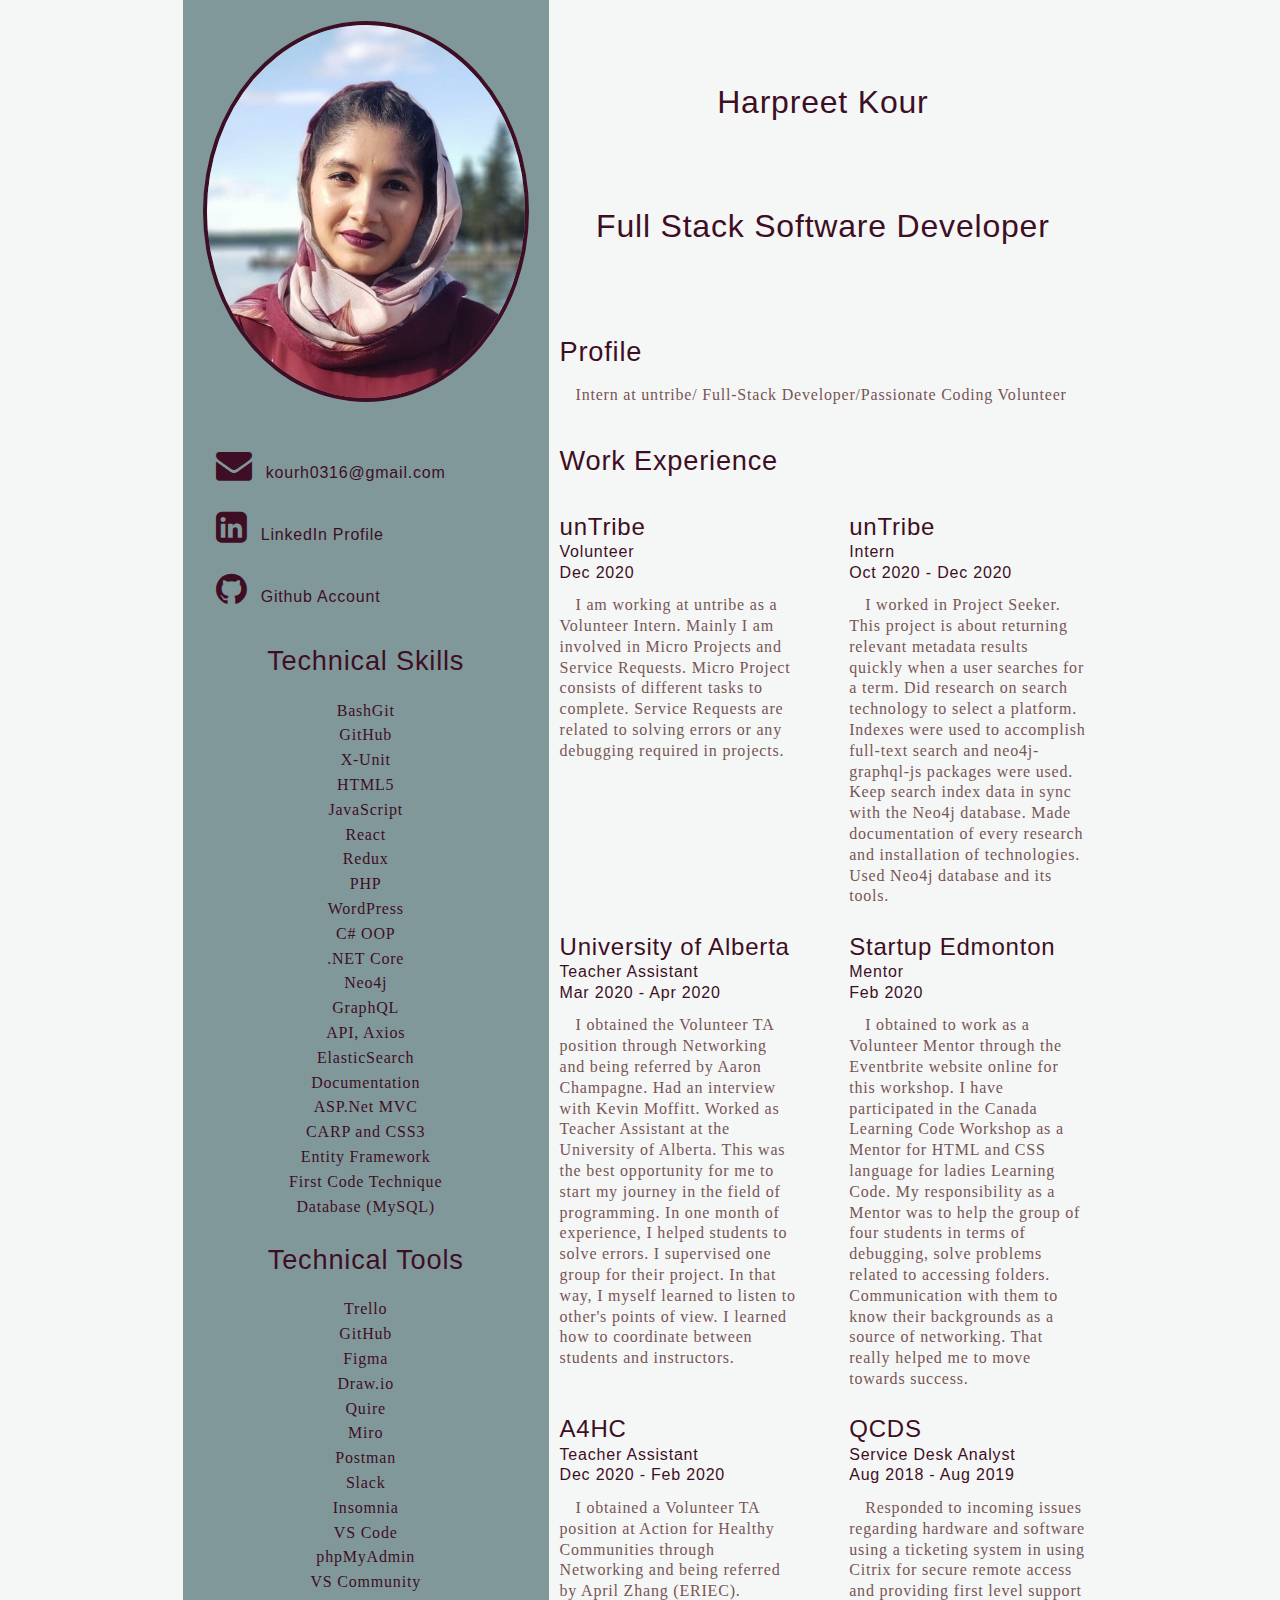
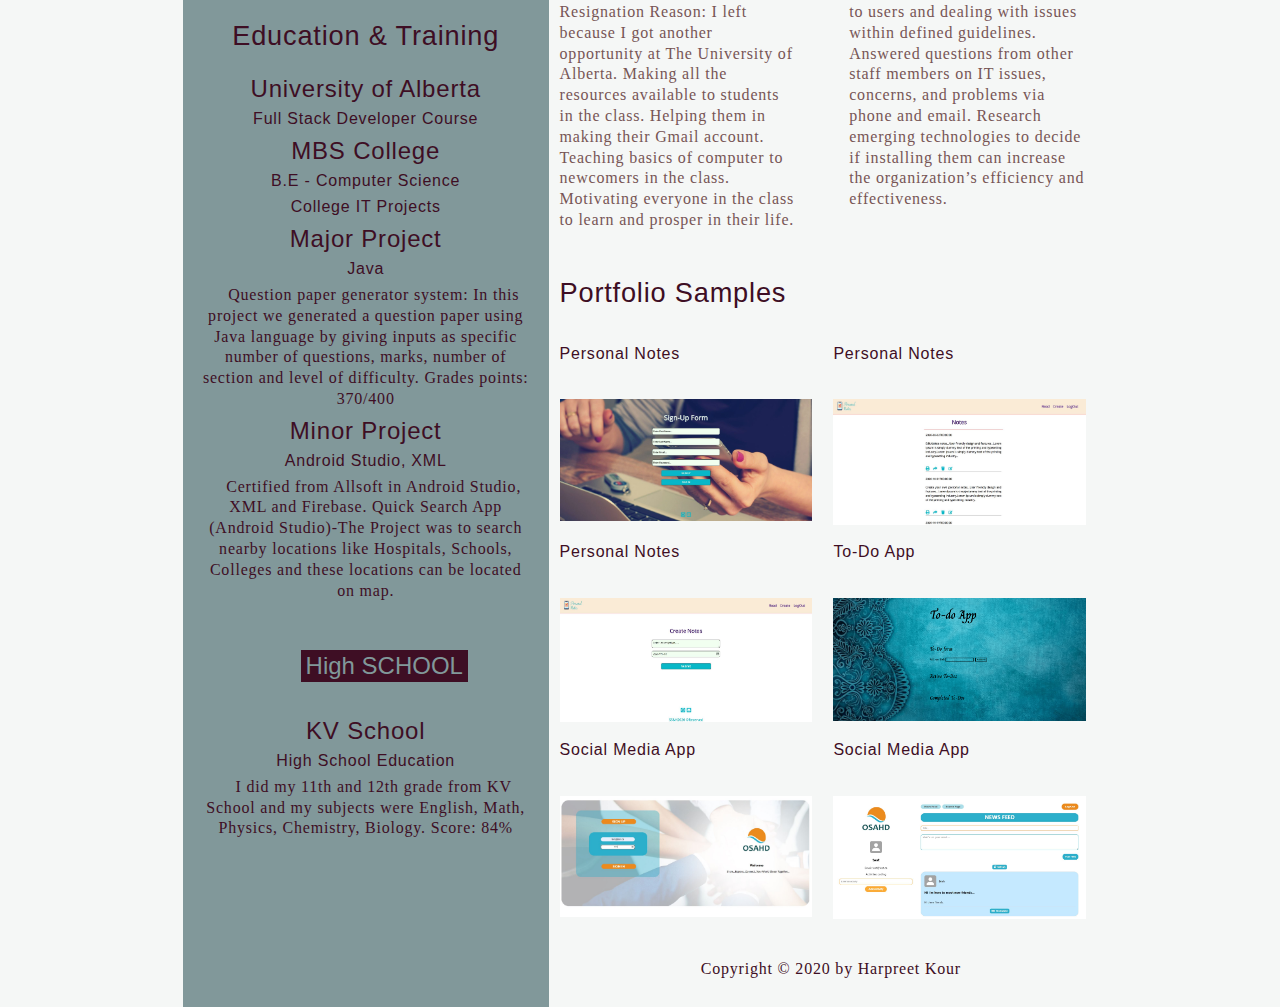
<file: index.html>
<!DOCTYPE html>
<html lang="en">
<!-- HEAD START-->

<head>
    <meta charset="UTF-8">
    <meta name="viewport" content="width=device-width, initial-scale=1.0">
    <title>Harpreet Kour</title>
    <meta name="description" content="A resume website with contact form.">
    <meta name="keywords" content="HTML, CSS, JavaScript">
    <meta name="author" content="Harpreet Kour">
    <link rel="stylesheet" href="css/reset.css">
    <link rel="stylesheet" href="css/styles.css">
    <link rel="stylesheet" href="css/typography.css">
    <!-- To use the Font Awesome icons -->
    <link rel="stylesheet" href="https://cdnjs.cloudflare.com/ajax/libs/font-awesome/4.7.0/css/font-awesome.min.css">
    <script src="js/scripts.js" defer></script>
    

</head>
<!-- HEAD ENDS -->

<body>
    <!-- HEADER START -->
    <header>
        <h1>Harpreet Kour</h1>
        <h2>Full Stack Software Developer</h2>
    </header>
    <!-- HEADER ENDS -->
    <!-- MAIN STARTS-->
    <main>
        <h2>Profile</h2>
        <p>Intern at untribe/ Full-Stack Developer/Passionate Coding Volunteer</p>
        <!-- WORK EXPERIENCE -->
        <section>
            <h2>Work Experience</h2>
            <div class="jobs">
                <div class="job">
                    <!-- EXPERIENCE 1 -->
                    <h3>unTribe</h3>
                    <h4>Volunteer</h4>
                    <h5>Dec 2020</h5>
                    <p> I am working at untribe as a Volunteer Intern. Mainly I am involved in Micro Projects and Service Requests. Micro Project consists of different tasks to complete. Service Requests are related to solving errors or any debugging required in projects.

                    </p>
                </div>
                <div class="job">
                    <!-- EXPERIENCE 2 -->
                    <h3>unTribe</h3>
                    <h4>Intern</h4>
                    <h5>Oct 2020 - Dec 2020</h5>
                    <p> 
                        I worked in Project Seeker. This project is about returning relevant metadata results quickly when a user searches for a term. Did research on search technology to select a platform. Indexes were used to accomplish full-text search and neo4j-graphql-js packages were used. Keep search index data in sync with the Neo4j database. Made documentation of every research and installation of technologies. Used Neo4j database and its tools.
                </div>
                <div class="job">
                    <!-- EXPERIENCE 3 -->
                    <h3>University of Alberta</h3>
                    <h4>Teacher Assistant</h4>
                    <h5>Mar 2020 - Apr 2020</h5>
                    <p>I obtained the Volunteer TA position through Networking and being referred by Aaron Champagne. Had an interview with Kevin Moffitt. Worked as Teacher Assistant at the University of Alberta. This was the best opportunity for me to start my journey in the field of programming. In one month of experience, I helped students to solve errors. I supervised one group for their project. In that way, I myself learned to listen to other's points of view. I learned how to coordinate between students and instructors.</p>
                </div>
                <div class="job">
                    <!-- EXPERIENCE 4 -->
                    <h3>Startup Edmonton</h3>
                    <h4>Mentor</h4>
                    <h5>Feb 2020</h5>
                    <p>I obtained to work as a Volunteer Mentor through the Eventbrite website online for this workshop. I have

                        participated in the Canada Learning Code Workshop as a Mentor for HTML and CSS language for ladies
                        
                        Learning Code. My responsibility as a Mentor was to help the group of four students in terms of debugging, solve problems related to accessing
                        
                        folders. Communication with them to know their backgrounds as a source of networking. That
                        
                        really helped me to move towards
                        
                        success.
                    </p>
                </div>
                <div class="job">
                    <!-- EXPERIENCE 5 -->
                    <h3>A4HC</h3>
                    <h4>Teacher Assistant</h4>
                    <h5>Dec 2020 - Feb 2020</h5>
                    <p> I obtained a Volunteer TA position at Action for Healthy Communities through Networking and being

                        referred by April Zhang (ERIEC). Resignation Reason: I left because I got another opportunity at
                        
                        The University of Alberta. Making all the resources available to students in the
                        
                        class. Helping them in making their Gmail account. Teaching basics of computer to newcomers in
                        
                        the class. Motivating everyone in the class to learn and prosper in their life.
                    </p>
                </div>
                <div class="job">
                    <!-- EXPERIENCE 6 -->
                    <h3>QCDS</h3>
                    <h4>Service Desk Analyst </h4>
                    <h5>Aug 2018 - Aug 2019</h5>
                    <p> Responded to incoming issues regarding hardware and software using a ticketing system in using

                        Citrix for secure remote access and providing first level support to users and dealing with
                        
                        issues within defined guidelines. Answered questions
                        
                        from other staff members on IT issues, concerns, and problems via phone and email. Research
                        
                        emerging technologies to decide if installing them can increase the organization’s efficiency
                        
                        and effectiveness.
                    </p>
                </div>
            </div>
        </section>
        <!-- PORTFOLIO -->
        <section>
            <h2 class= "sample">Portfolio Samples</h2>
            <div class= "portfolio">
                          
              <!--Portfolio 1-->
              <div class="piece">
                <h2>Personal Notes  </h2>
                <a  href="https://github.com/Kour-Harpreet/Personal_Notes_App">
                <img title="Click to open Github repository" src="img/pnotes.JPG" alt="Sign-Up Page"></a>
                
              </div>
              <!--Portfolio 2-->
              <div class="piece">
                <h2>Personal Notes  </h2>
                <a  href="https://github.com/Kour-Harpreet/Personal_Notes_App">
                <img title="Click to open Github repository" src="img/personal.JPG" alt="Read notes page"></a>
                
              </div>
              <!--Portfolio 3-->
              <div class="piece">
                  <h2>Personal Notes </h2>
                  <a href="https://github.com/Kour-Harpreet/Personal_Notes_App">
                  <img title="Click to open Github repository" src="img/personalnotes.JPG" alt="Create notes page"></a>
                  
                </div>
              <!--Portfolio 4-->
              <div class="piece">
                <h2>To-Do App</h2>
                <a href="https://github.com/Kour-Harpreet/To-Do-app" >
                <img title="Click to open Github repository" src="img/to-do.png" alt="To-Do App"></a>
                
              </div>
                <!--Portfolio 5-->
              <div class="piece">
                <h2>Social Media App </h2>
                <a href="https://github.com/Kour-Harpreet/Social-Media-App">
                <img title="Click to open Github repository" src="img/osahd.JPG" alt="Sign-Up page"></a>
               
              </div>
              <!--Portfolio 6-->
              <div class="piece">
                <h2>Social Media App </h2>
                <a href="https://github.com/Kour-Harpreet/Social-Media-App" >
                <img title="Click to open Github repository" src="img/socialmedia.JPG" alt="Create Post page"></a>
                
              </div>
            </div>
          </section>
        
        <p id="copyRight1">Copyright &#169; 2020 by Harpreet Kour </p>
    </main>
    <!-- MAIN ENDS -->
    <!-- ASIDE STARTS-->
    <aside>
        <!-- PROFILE IMAGE -->
        <img src="img/harpreet.jpg " alt="harpreet">
        <!-- CONTACT INFO -->
        <div id="socialMedia">
            <ul>
                <li>
                    <a href="contact.html" title="Email" target="_blank"> <strong class="fa fa-envelope"
                            style="font-size:36px"></strong>kourh0316@gmail.com</a>
                </li>
                <li><a href="https://www.linkedin.com/in/harpreet-kour-4708a6165/" title="LinkedIn"><strong
                            class="fa fa-linkedin-square" style="font-size:36px">
                        </strong>LinkedIn Profile</a></li>
                <li><a href="https://github.com/Kour-Harpreet" title="Github"><strong
                            class="fa fa-github" style="font-size:36px">
                        </strong>Github Account</a>
                </li>
            </ul>
        </div>
        <!-- SKILLS -->
        <section>
            <h2>Technical Skills</h2>
            <ul id="ulSkills">
                <li>BashGit</li>
                <li>GitHub</li>
                <li>X-Unit</li>
                <li>HTML5</li>
                <li>JavaScript</li>
                <li>React </li>
                <li>Redux</li>
                <li>PHP</li>
                <li>WordPress</li>
                <li>C# OOP</li>
                <li>.NET Core </li>
                <li>Neo4j </li>
                <li>GraphQL</li>
                <li>API, Axios</li>
                <li>ElasticSearch </li>
                <li>Documentation</li>
                <li>ASP.Net MVC</li>
                <li>CARP and CSS3</li>
                <li>Entity Framework</li>
                <li>First Code Technique</li>
                <li>Database (MySQL)</li>
               
            </ul>
        </section>
        <!-- TOOLS -->

        <section>
            <h2>Technical Tools</h2>
            <ul id="ulSkills">
                <li>Trello</li>
                <li>GitHub</li>
                <li>Figma</li>
                <li>Draw.io</li>
                <li>Quire</li>
                <li>Miro</li>
                <li>Postman</li>
                <li>Slack</li>
                <li>Insomnia</li>
                <li>VS Code</li>
                <li>phpMyAdmin</li>
                <li>VS Community</li>
            </ul>
        </section>

        <!-- EDUCATION -->
        
        <section>
            <h2>Education & Training</h2>
            <!-- SCHOOL 1 -->
            <h3>University of Alberta</h3>
            <h4>Full Stack Developer Course</h4>
            <!-- SCHOOL 2 -->
            <h3>MBS College</h3>
            <h4>B.E - Computer Science</h4>
        </section>
        <!-- ACADEMIC PROJECTS -->
        <h4>College IT Projects</h4>
        <section>
            <h3>Major Project</h3>
            <h4>Java</h4>
            <p>Question paper generator system: In this project we generated a question paper using Java language by
                giving inputs as specific number of questions, marks, number of section and level of difficulty.
                Grades points: 370/400
            </p>
            <h3>Minor Project</h3>
            <h4>Android Studio, XML</h4>
            <p>Certified from Allsoft in Android Studio, XML and Firebase. Quick Search App (Android Studio)-The
                Project was to search nearby locations like Hospitals, Schools, Colleges and these locations can be
                located on map.
            </p>
          
            <!-- HIDDEN BUTTONS -->
            <!-- HIGH SCHOOL EDUCATION -->
            <button class="button1" >High SCHOOL </button>
            <div id="highEducation">
                <h3>KV School</h3>
                <h4>High School Education</h4>
                <p>I did my 11th and 12th grade from KV School and my subjects were English, Math, Physics, Chemistry,
                    Biology. Score: 84%
                </p>
            </div>
        </section>
    </aside>
    <!-- ASIDE ENDS  -->
    <!-- FOOTER STARTS -->
    <footer id="footer">
        <section>
            <h2 class="subFooter"> Contact me</h2>
            <a href="contact.html" title="Email" target="_blank"> <strong class="fa fa-envelope"
                    style="font-size:36px"></strong></a>
            <a href="https://www.linkedin.com/in/harpreet-kour-4708a6165/" title="LinkedIn" target="_blank"><strong
                    class="fa fa-linkedin-square" style="font-size:36px">
                </strong></a>
            <a href="https://github.com/TECHCareers-HARPREET?tab=repositories" title="Github" target="_blank"><strong
                    class="fa fa-github" style="font-size:36px">
                </strong>
            </a>
            <p id="copyRight">Copyright &#169; 2020 by Harpreet Kour </p>
        </section>
    </footer>
    <!-- FOOTER ENDS -->
</body>

</html>
</file>
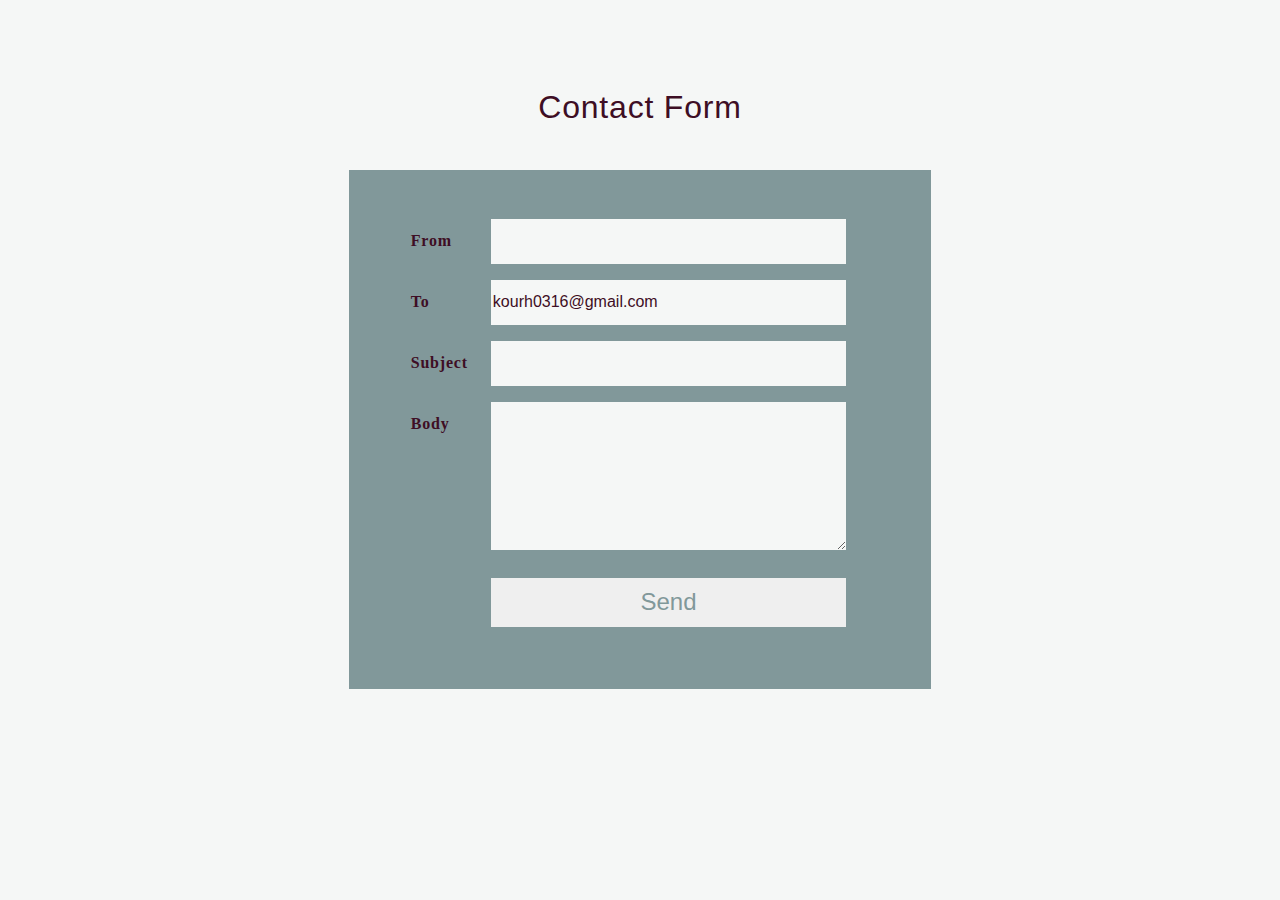
<file: contact.html>
<!DOCTYPE html>
<html lang="en">

<head>
  <meta charset="UTF-8">
  <meta name="viewport" content="width=device-width, initial-scale=1.0">
  <title>Contact Form</title>
  <meta name="description" content="A resume website with contact form.">
  <meta name="keywords" content="HTML, CSS, JavaScript">
  <meta name="author" content="Harpreet Kour">
  <link rel="stylesheet" href="css/reset.css">
  <link rel="stylesheet" href="css/contact.css">
  <link rel="stylesheet" href="css/typography.css">
  <script src="js/scripts.js" defer></script>
</head>

<body>
  <header>
    <h1>Contact Form</h1>
  </header>
  <main>
    <form class="form" action="mailto:kourh0316@gmail.com" method="get" enctype="text/plain">

      <label for="senderEmail">From</label>
      <input id="senderEmail" type="text" name="senderEmail"> <br />
      <label for="email">To</label>
      <input id="email" type="text" name="email" value="kourh0316@gmail.com"> <br />
      <!-- <label for="cC">CC</label>
      <input id="cC" type="text" name="cC"> <br />
      <label for="bCC">BCC</label>
      <input id="bCC" type="text" name="bCC"> <br /> -->
      <label for="subject">Subject</label>
      <input id="subject" type="text" name="subject"><br />
      <label for="body">Body</label>
      <textarea rows="8" id="body" name="body"></textarea><br />
      <button id="myButton" type="submit">Send </button>

    </form>
  </main>
</body>

</html>
</file>
<file: css/styles.css>
/* USED GRID */

body {
    /* 3 COLUMN LAYOUT */
    display: grid;
    grid-template-areas: ". header ." ". main ." ". aside ." "footer footer footer";
    grid-template-columns: 1fr 9fr 1fr;
}

header {
    grid-area: header;
}

main {
    grid-area: main;
}

aside {
    grid-area: aside;
}

footer {
    grid-area: footer;
}

/* MAKE IMG FLUID */

img {
    width: 100%;
    height: auto;
}

/* DISPLAY AREAS */

aside img {
    display: none;
}

#socialMedia {
    display: none;
}

#copyRight1 {
    display: none;
}

.portfolio {
    display: none;
}

.sample {
    display: none;
}

.button1 {
    display: none;
}

aside p {
    color: #775555;
}

/* DISPLAY AREA ENDS */

/* TABLET VERSIOIN */

@media (min-width: 500px) {
    .portfolio {
        display: block;
    }
    .button1 {
        display: none;
    }
    .sample {
        display: block;
    }
    a {
        color: #3E0E24;
        background-color: transparent;
        text-decoration: none;
        font-family: 'Gill Sans', 'Gill Sans MT', Calibri, 'Trebuchet MS', sans-serif;
    }
}

/* DESKTOP VERSION */

@media (min-width: 1024px) {
    body {
        grid-template-areas: ". aside aside header header header ." ". aside aside main main main ." ". aside aside footer footer footer .";
        grid-template-columns: 1fr 1fr 1fr 1fr 1fr 1fr 1fr;
    }
    /* DISPLAY AREA */
    aside img {
        display: block;
    }
    #footer {
        display: none;
    }
    #socialMedia {
        display: block;
    }
    #copyRight1 {
        display: block;
        text-align: center;
        color: #3E0E24;
        /* margin-bottom: 10px; */
        margin-top: 25px;
    }
    .portfolio {
        display: block;
        margin-bottom: 40px;
    }
    .button1 {
        display: block;
    }
    /* DISPLAY AREA ENDS */
    /* ASIDE SETTINGS */
    aside img {
        border-radius: 50%;
        border: 0.3rem #3E0E24 solid;
        margin-bottom: 10%;
        margin-top: .25%;
    }
    aside h3, aside h4, aside p {
        color: #3E0E24;
    }
    aside {
        background-color: #81989A;
        padding: 20px;
    }
    strong {
        margin: 4%;
    }
    /* ASIDE BUTTONS */
    .button1 {
        background-color: #3E0E24;
        border: none;
        text-align: center;
        padding: 2px 5px;
        margin: 15% 0% 10% 30%;
        outline: none;
    }
    .jobs, .portfolio {
        display: flex;
        flex-wrap: wrap;
        justify-content: space-between;
    }
    .job {
        width: 45%;
    }
    .project {
        width: 45%;
    }
    .piece {
        width: 48%;
    }
    .piece h2 {
        font-size: 1rem;
        height: 3rem;
        color: #3E0E24;
    }
    a {
        color: #3E0E24;
        background-color: transparent;
        text-decoration: none;
        font-family: 'Gill Sans', 'Gill Sans MT', Calibri, 'Trebuchet MS', sans-serif;
        
    }
   
}

/* ASIDE SETTING ENDS */

* {
    box-sizing: border-box
}

img {
    vertical-align: middle;
}

/* Next & previous buttons */

.prev, .next {
    cursor: pointer;
    width: auto;
    padding: 16px;
    margin-left: 30%;
    color: #81989A;
    font-weight: bold;
    font-size: 18px;
    transition: 0.6s ease;
    border-radius: 3px 3px 3px 3px;
    user-select: none;
}

/* Position the "next button" to the right */

.next {
    right: 0;
    border-radius: 3px 0 0 3px;
}
</file>
<file: css/typography.css>
/* https://github.com/AaronInTheForest/DesignLessonWithCSS/blob/master/css/typography.css */

/* studied typography from above link */

body {
    font-family: Garamond, Georgia, serif;
    font-size: 16px;
    background-color: #f5f7f6;
    letter-spacing: 0.05rem;
    line-height: 1.3;
}

/* ALL HEADERS TYPOGRAPHY */

h1, h2, h3, h4, h5, input, textarea {
    color: #3E0E24;
    font-family: 'Gill Sans', 'Gill Sans MT', Calibri, 'Trebuchet MS', sans-serif;
}

header h1 {
    font-size: 2rem;
    margin: 15% 0 7% 0;
    text-align: center;
}

header h2 {
    font-size: 2rem;
    margin: 15% 0 7% 0;
    text-align: center;
}

header h3 {
    margin-bottom: 10%;
    text-align: center;
}

h1 {
    font-size: 1.7rem;
    margin-top: 7%;
    margin-bottom: 3%;
}

h2 {
    font-size: 1.7rem;
    margin-top: 7%;
    margin-bottom: 3%;
}

h3 {
    font-size: 1.5rem;
}

.jobs h3 {
    margin-top: 7%;
}

h5 {
    margin-bottom: 5%;
}

/* HEADERS ENDS */

/* MAIN TYPOGRAPHY */

main {
    color: #775555;
    padding: 2%;
}

main p, aside p {
    text-indent: 1rem;
    text-align: left;
    margin-bottom: 3%;
}

/* FOOTER TYPOGRAPHY */

footer section {
    text-align: center;
    width: 100%;
}

footer section p {
    margin: 5% 0 5% 0;
}

a {
    margin: 0 2rem 5% 0;
}

footer section a {
    color: #3E0E24;
    text-decoration: none;
}

footer section strong:active {
    color: #775555;
}

footer section strong:hover {
    text-decoration: underline;
}

#copyRight {
    color: #3E0E24;
}

/* ASIDE TYPOGRAPHY */

aside h2 {
    text-align: center;
    margin-bottom: 20px;
}

#socialMedia ul a {
    color: #3E0E24;
    text-decoration: none;
}

aside h3, aside h4, aside p {
    text-align: center;
    margin-bottom: 5px;
}

#ulSkills>li {
    color: #3E0E24;
    text-align: center;
    padding: 2px;
    padding-top: 2px;
}

@media (min-width: 1024px) {
    .project h3 {
        font-size: 1rem;
        height: 3rem;
        color: #775555;
    }
}

/* BUTTON TYPOGRAPHY */

.button1, #myButton {
    color: #81989A;
    font-family: 'Gill Sans', 'Gill Sans MT', Calibri, 'Trebuchet MS', sans-serif;
    font-size: 1.5rem;
}

/* CONTACT FORM */

input, textarea {
    color: #3E0E24;
    font-family: 'Gill Sans', 'Gill Sans MT', Calibri, 'Trebuchet MS', sans-serif;
    font-size: 1rem;
}

label {
    color: #3E0E24;
    font-weight: bold;
    font-size: 1rem;
}
</file>
<file: css/contact.css>
body {
    display: grid;
    grid-template-areas: ". header ." ". main .";
    grid-template-columns: 1fr 9fr 1fr;
}

header {
    grid-area: header;
}

main {
    grid-area: main;
    background-color: #81989A;
}

.form {
    display: grid;
    grid-template-areas: ". from .";
    grid-template-columns: 1fr 9fr 1fr;
    padding: 10px;
}

input, textarea {
    margin: 8px 3px;
    background-color: #f5f7f6;
    border: none;
}

#myButton {
    grid-column-start: 2;
    grid-column-end: 3;
    margin: 20px 3px;
    border: none;
    padding: 6%;
}

#myButton:hover, #myButton:focus {
    background: #3E0E24;
    outline: 0;
}

@media (min-width: 500px) {
    body {
        display: grid;
        grid-template-areas: ". header ." ". main .";
        grid-template-columns: 3fr 5fr 3fr;
    }
    label {
        padding: 20px;
    }
    input, textarea {
        margin: 8px 3px;
        border: none;
    }
    #myButton {
        grid-column-start: 2;
        grid-column-end: 3;
        margin: 20px 3px;
        border: none;
        padding: 3%;
    }
    .form {
        padding: 30px;
    }
}
</file>
